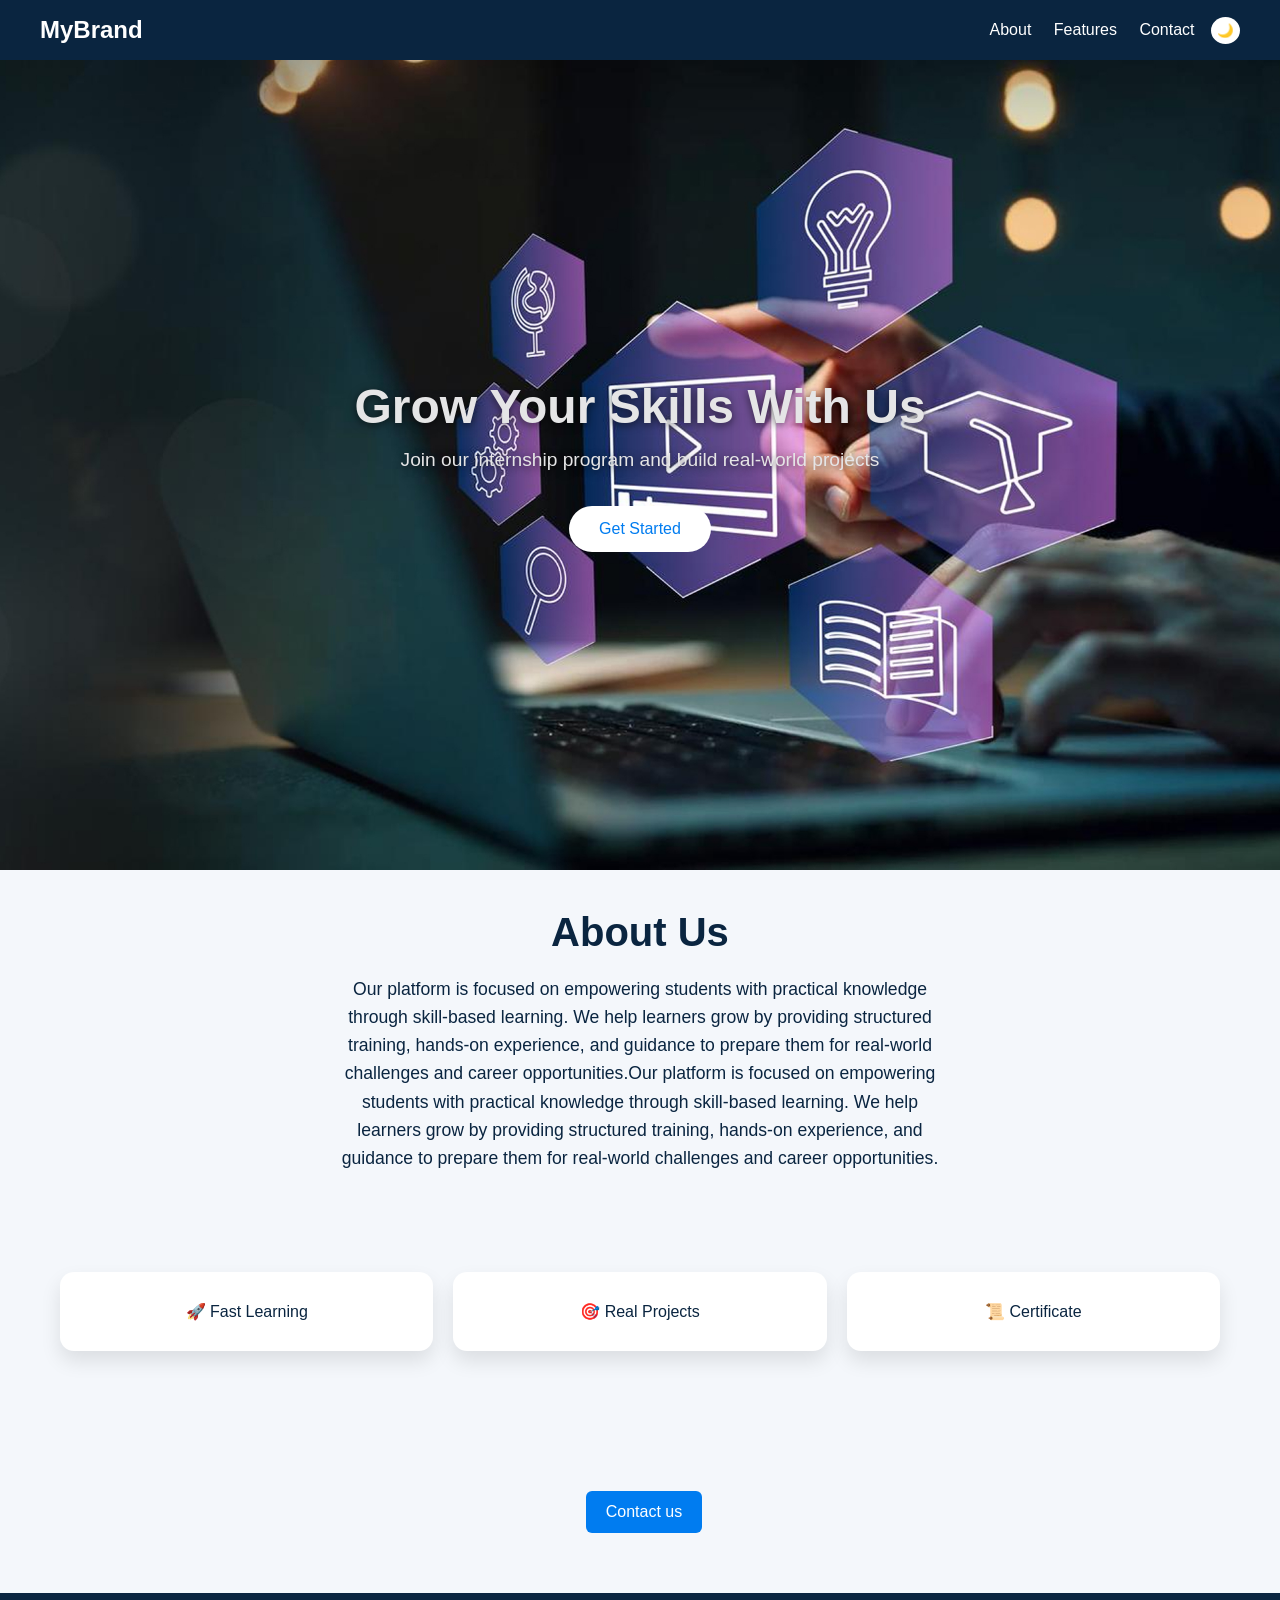
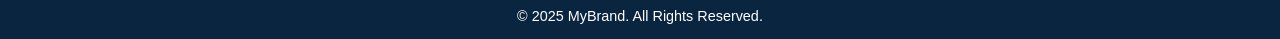
<file: Landing-Page/Index.html>
<!DOCTYPE html>
<html lang="en">
<head>
  <meta charset="UTF-8">
  <meta name="viewport" content="width=device-width, initial-scale=1.0">
  <title>Landing Page</title>
  <link rel="stylesheet" href="style.css">
</head>
<body>

<header class="navbar">
  <h2 class="logo">MyBrand</h2>
  <nav>
    <a href="#about">About</a>
    <a href="#features">Features</a>
    <a href="#contact">Contact</a>
    <button class="mode" onclick="toggleMode()">🌙</button>
  </nav>
</header>

<section class="hero">
  <div class="hero-content">
    <h1>Grow Your Skills With Us</h1>
    <p>Join our internship program and build real-world projects</p>
    <button class="cta" onclick="scrollToContact()">Get Started</button>
  </div>
</section>

<section id="about" class="about reveal">
  <h2>About Us</h2>
  <p>
    Our platform is focused on empowering students with practical knowledge
    through skill-based learning. We help learners grow by providing structured
    training, hands-on experience, and guidance to prepare them for real-world
    challenges and career opportunities.Our platform is focused on empowering students with practical knowledge
    through skill-based learning. We help learners grow by providing structured
    training, hands-on experience, and guidance to prepare them for real-world
    challenges and career opportunities.
  </p>
</section>

<section id="features" class="features">
  <div class="card reveal">🚀 Fast Learning</div>
  <div class="card reveal">🎯 Real Projects</div>
  <div class="card reveal">📜 Certificate</div>
</section>

<section id="contact" class="contact reveal">
  <button class="cta" onclick="scrollToContact()">Contact us</button>
</section>
<footer class="footer">
  <p>© 2025 MyBrand. All Rights Reserved.</p>
</footer>


<script src="script.js"></script>
</body>
</html>
</file>
<file: Landing-Page/style.css>
:root {
  --primary:#007cf0;
  --dark:#0a2540;
  --light:#ffffff;
}

/* Reset */
* {
  margin: 0;
  padding: 0;
  box-sizing: border-box;
  font-family: "Segoe UI", sans-serif;
}

/* Light mode */
body {
  background: #f4f7fb;
  color: #0a2540;
  transition: background 0.4s, color 0.4s;
}

/* Dark mode */
body.dark {
  background: #0a2540;
  color: white;
}

/* Navbar */
.navbar {
  position: sticky;
  top: 0;
  background: #0a2540;
  color: white;
  padding: 16px 40px;
  display: flex;
  justify-content: space-between;
  align-items: center;
  z-index: 10;
}

body.dark .navbar {
  background: #020c1b;
}

.navbar a {
  color: white;
  text-decoration: none;
  margin-left: 18px;
}

.mode {
  margin-left: 12px;
  border: none;
  background: white;
  border-radius: 50%;
  padding: 6px;
  cursor: pointer;
}

/* Hero */
.hero {
  min-height: 90vh;
  display: flex;
  align-items: center;
  justify-content: center;
  background: url("Internship1.jpg") center/cover no-repeat;
  color: rgb(229, 229, 230);
  text-align: center;
}

.hero-content {
  max-width: 650px;
  padding: 20px;
  animation: fadeIn 1.5s ease;
  text-shadow: 0 2px 8px rgba(0,0,0,0.6);
}

.hero h1 {
  font-size: 3rem;
}

.hero p {
  margin: 15px 0;
  font-size: 1.2rem;
}

.cta {
  margin-top: 20px;
  padding: 14px 30px;
  border-radius: 30px;
  border: none;
  background: white;
  color: var(--primary);
  cursor: pointer;
  font-size: 1rem;
  animation: pulse 1.5s infinite;
}

/* About */
.about {
  min-height: 10vh;
  display: flex;
  flex-direction: column;
  justify-content: center;
  align-items: center;
  text-align: center;
  padding: 40px;
}

.about h2 {
  font-size: 2.5rem;
  margin-bottom: 20px;
}

.about p {
  max-width: 600px;
  font-size: 1.1rem;
  line-height: 1.6;
}

/* Features */
.features {
  padding: 60px;
  display: grid;
  grid-template-columns: repeat(auto-fit, minmax(200px, 1fr));
  gap: 20px;
}

.card {
  background: white;
  padding: 30px;
  text-align: center;
  border-radius: 14px;
  box-shadow: 0 10px 20px rgba(0,0,0,0.1);
  transition: 0.3s;
}

body.dark .card {
  background: #132f4c;
  color: white;
}

.card:hover {
  transform: translateY(-10px);
}

/* Contact */
.contact {
  padding: 60px;
  text-align: center;
}

.contact input {
  padding: 12px;
  width: 260px;
  border-radius: 6px;
  border: 1px solid #ccc;
}

body.dark input {
  background: #132f4c;
  color: white;
  border: 1px solid #555;
}

.contact button {
  padding: 12px 20px;
  border: none;
  border-radius: 6px;
  background: var(--primary);
  color: white;
  cursor: pointer;
  margin-left: 8px;
}

/* Scroll Reveal */
.reveal {
  opacity: 0;
  transform: translateY(40px);
  transition: 0.8s;
}

.reveal.active {
  opacity: 1;
  transform: translateY(0);
}

/* Animations */
@keyframes fadeIn {
  from {opacity: 0;}
  to {opacity: 1;}
}

@keyframes pulse {
  0% {transform: scale(1);}
  50% {transform: scale(1.08);}
  100% {transform: scale(1);}
}

/* Responsive */
@media (max-width: 768px) {
  .hero h1 {
    font-size: 2.2rem;
  }
}

/* Footer */
.footer {
  background: #0a2540;
  color: white;
  text-align: center;
  padding: 15px 10px;
  font-size: 0.9rem;
}

body.dark .footer {
  background: #020c1b;
}
</file>
